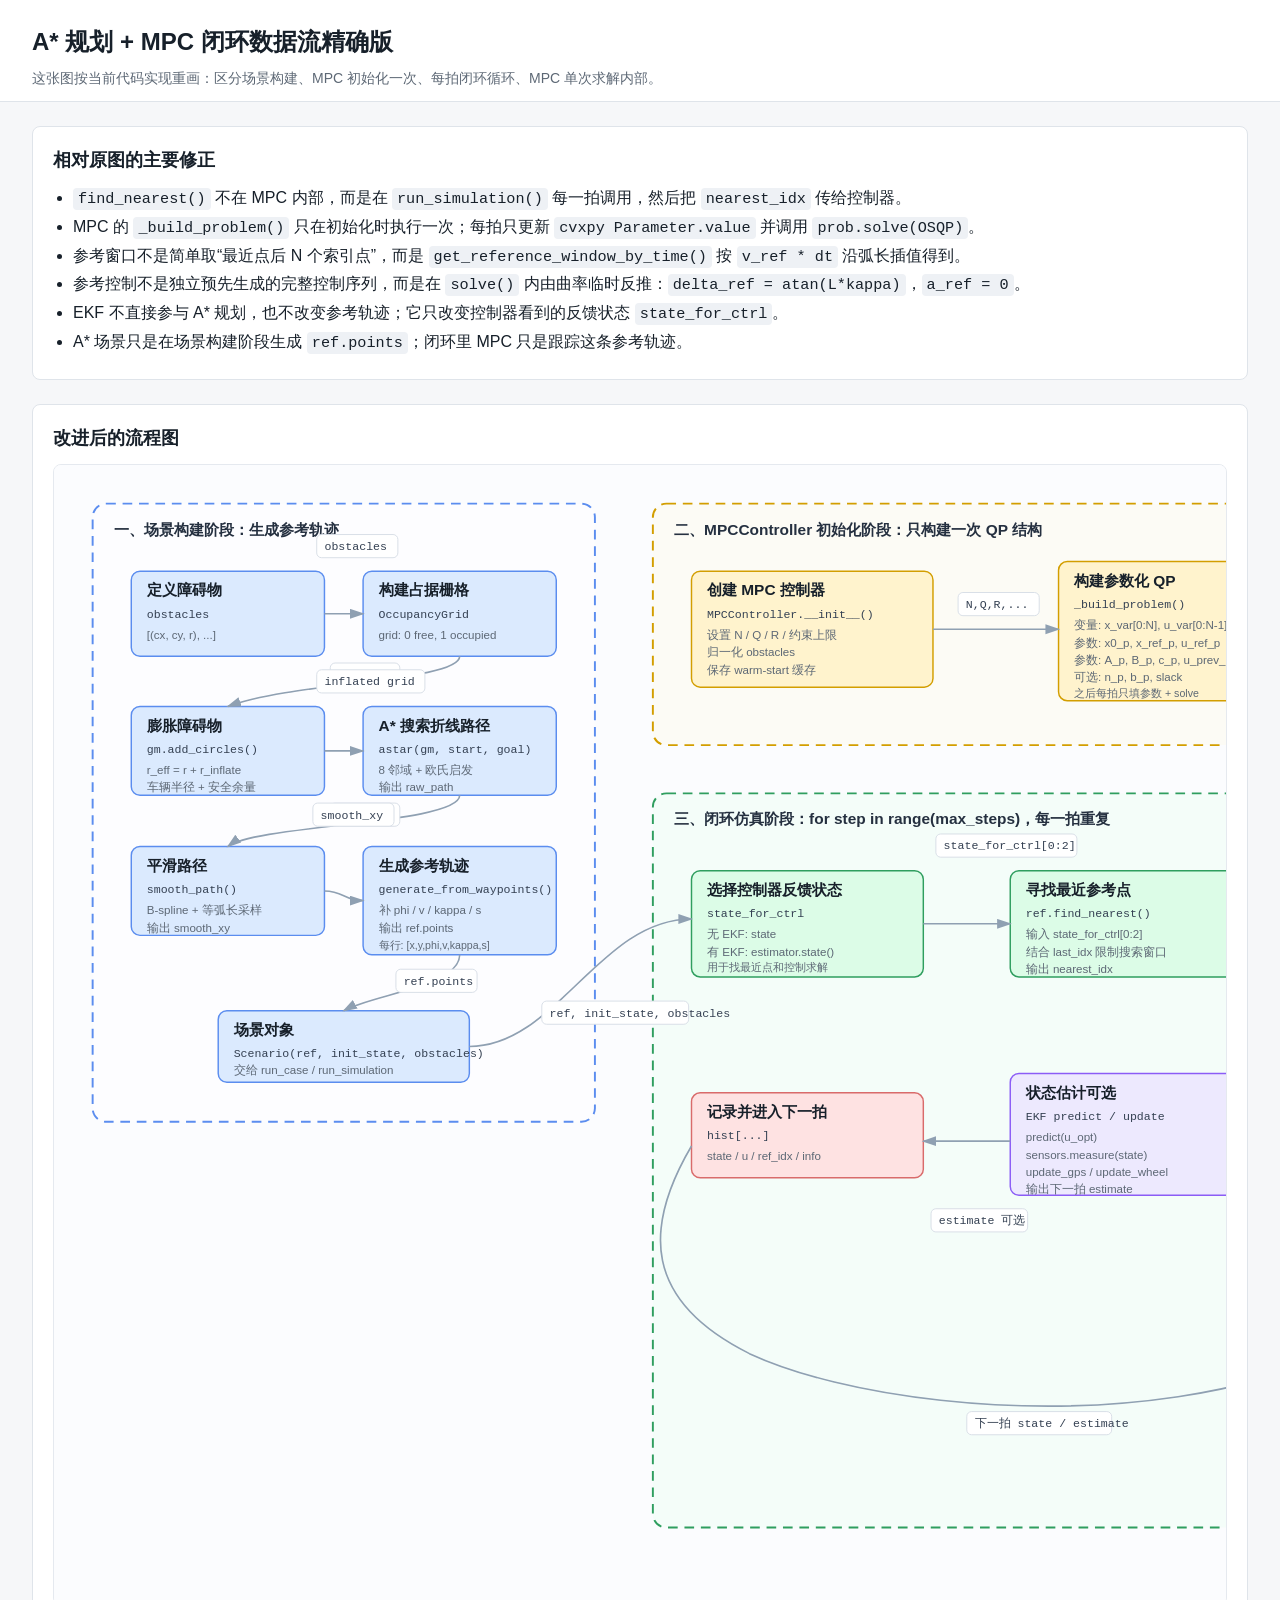
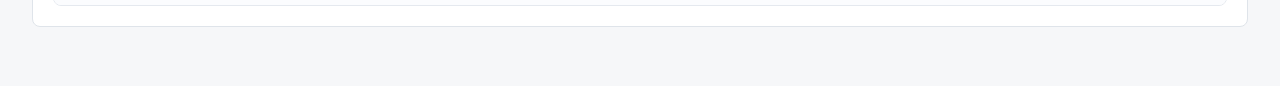
<file: docs/astar_mpc_precise.html>
<!doctype html>
<html lang="zh-CN">
<head>
  <meta charset="utf-8">
  <meta name="viewport" content="width=device-width, initial-scale=1">
  <title>A* 规划 + MPC 闭环数据流精确版</title>
  <style>
    :root {
      --bg: #f6f7f9;
      --panel: #ffffff;
      --ink: #17202a;
      --muted: #5d6875;
      --line: #8fa0b2;
      --scene: #dbeafe;
      --scene-border: #5b8def;
      --loop: #dcfce7;
      --loop-border: #2f9e5f;
      --mpc: #fff3cd;
      --mpc-border: #d39e00;
      --ekf: #ede9fe;
      --ekf-border: #8b5cf6;
      --out: #fee2e2;
      --out-border: #d96b6b;
      --code: #eef1f5;
    }

    * { box-sizing: border-box; }

    body {
      margin: 0;
      background: var(--bg);
      color: var(--ink);
      font-family: "Microsoft YaHei", "Segoe UI", Arial, sans-serif;
      line-height: 1.5;
    }

    header {
      padding: 24px 32px 12px;
      background: var(--panel);
      border-bottom: 1px solid #dfe4ea;
    }

    h1 {
      margin: 0 0 8px;
      font-size: 24px;
    }

    .subtitle {
      margin: 0;
      color: var(--muted);
      font-size: 14px;
      max-width: 1100px;
    }

    main { padding: 24px 32px 40px; }

    section {
      margin: 0 0 24px;
      padding: 20px;
      background: var(--panel);
      border: 1px solid #dfe4ea;
      border-radius: 8px;
    }

    h2 {
      margin: 0 0 12px;
      font-size: 18px;
    }

    ul {
      margin: 8px 0 0 20px;
      padding: 0;
    }

    li { margin: 4px 0; }

    code {
      padding: 2px 5px;
      background: var(--code);
      border-radius: 4px;
      font-family: Consolas, "Cascadia Mono", monospace;
      font-size: 0.95em;
    }

    .diagram-wrap {
      overflow: auto;
      border: 1px solid #e5e9ef;
      border-radius: 8px;
      background: #fbfcfe;
    }

    svg {
      display: block;
      min-width: 1700px;
      width: 100%;
      height: auto;
    }

    .node rect {
      fill: #fff;
      stroke: #c7d0da;
      stroke-width: 1.5;
      rx: 9;
    }

    .scene rect { fill: var(--scene); stroke: var(--scene-border); }
    .loop rect { fill: var(--loop); stroke: var(--loop-border); }
    .mpc rect { fill: var(--mpc); stroke: var(--mpc-border); }
    .ekf rect { fill: var(--ekf); stroke: var(--ekf-border); }
    .out rect { fill: var(--out); stroke: var(--out-border); }

    .title {
      font-size: 16px;
      font-weight: 700;
      fill: var(--ink);
    }

    .fn {
      font-size: 12px;
      fill: #344052;
      font-family: Consolas, "Cascadia Mono", monospace;
    }

    .body {
      font-size: 12px;
      fill: var(--muted);
    }

    .small {
      font-size: 11px;
      fill: var(--muted);
    }

    .edge {
      stroke: var(--line);
      stroke-width: 1.7;
      fill: none;
      marker-end: url(#arrow);
    }

    .edge-label rect {
      fill: #fff;
      stroke: #d8dee7;
      rx: 5;
    }

    .edge-label text {
      font-size: 12px;
      fill: #344052;
      font-family: Consolas, "Cascadia Mono", monospace;
    }

    .group {
      fill: rgba(255, 255, 255, 0.35);
      stroke-width: 2;
      stroke-dasharray: 10 7;
      rx: 14;
    }

    .group.scene-group { stroke: var(--scene-border); }
    .group.loop-group { stroke: var(--loop-border); fill: rgba(220, 252, 231, 0.22); }
    .group.mpc-group { stroke: var(--mpc-border); fill: rgba(255, 243, 205, 0.18); }

    .group-title {
      font-size: 16px;
      font-weight: 700;
      fill: #253040;
    }
  </style>
</head>
<body>
  <header>
    <h1>A* 规划 + MPC 闭环数据流精确版</h1>
    <p class="subtitle">
      这张图按当前代码实现重画：区分场景构建、MPC 初始化一次、每拍闭环循环、MPC 单次求解内部。
    </p>
  </header>

  <main>
    <section>
      <h2>相对原图的主要修正</h2>
      <ul>
        <li><code>find_nearest()</code> 不在 MPC 内部，而是在 <code>run_simulation()</code> 每一拍调用，然后把 <code>nearest_idx</code> 传给控制器。</li>
        <li>MPC 的 <code>_build_problem()</code> 只在初始化时执行一次；每拍只更新 <code>cvxpy Parameter.value</code> 并调用 <code>prob.solve(OSQP)</code>。</li>
        <li>参考窗口不是简单取“最近点后 N 个索引点”，而是 <code>get_reference_window_by_time()</code> 按 <code>v_ref * dt</code> 沿弧长插值得到。</li>
        <li>参考控制不是独立预先生成的完整控制序列，而是在 <code>solve()</code> 内由曲率临时反推：<code>delta_ref = atan(L*kappa)</code>，<code>a_ref = 0</code>。</li>
        <li>EKF 不直接参与 A* 规划，也不改变参考轨迹；它只改变控制器看到的反馈状态 <code>state_for_ctrl</code>。</li>
        <li>A* 场景只是在场景构建阶段生成 <code>ref.points</code>；闭环里 MPC 只是跟踪这条参考轨迹。</li>
      </ul>
    </section>

    <section>
      <h2>改进后的流程图</h2>
      <div class="diagram-wrap">
        <svg viewBox="0 0 1760 1180" role="img" aria-label="A* 规划 + MPC 闭环数据流精确版">
          <defs>
            <marker id="arrow" markerWidth="10" markerHeight="10" refX="8" refY="3" orient="auto" markerUnits="strokeWidth">
              <path d="M0,0 L0,6 L9,3 z" fill="#8fa0b2"></path>
            </marker>
          </defs>

          <rect class="group scene-group" x="40" y="40" width="520" height="640"></rect>
          <text class="group-title" x="62" y="72">一、场景构建阶段：生成参考轨迹</text>

          <g class="node scene" transform="translate(80 110)">
            <rect width="200" height="88"></rect>
            <text class="title" x="16" y="25">定义障碍物</text>
            <text class="fn" x="16" y="48">obstacles</text>
            <text class="body" x="16" y="70">[(cx, cy, r), ...]</text>
          </g>

          <g class="node scene" transform="translate(320 110)">
            <rect width="200" height="88"></rect>
            <text class="title" x="16" y="25">构建占据栅格</text>
            <text class="fn" x="16" y="48">OccupancyGrid</text>
            <text class="body" x="16" y="70">grid: 0 free, 1 occupied</text>
          </g>

          <g class="node scene" transform="translate(80 250)">
            <rect width="200" height="92"></rect>
            <text class="title" x="16" y="25">膨胀障碍物</text>
            <text class="fn" x="16" y="48">gm.add_circles()</text>
            <text class="body" x="16" y="70">r_eff = r + r_inflate</text>
            <text class="body" x="16" y="88">车辆半径 + 安全余量</text>
          </g>

          <g class="node scene" transform="translate(320 250)">
            <rect width="200" height="92"></rect>
            <text class="title" x="16" y="25">A* 搜索折线路径</text>
            <text class="fn" x="16" y="48">astar(gm, start, goal)</text>
            <text class="body" x="16" y="70">8 邻域 + 欧氏启发</text>
            <text class="body" x="16" y="88">输出 raw_path</text>
          </g>

          <g class="node scene" transform="translate(80 395)">
            <rect width="200" height="92"></rect>
            <text class="title" x="16" y="25">平滑路径</text>
            <text class="fn" x="16" y="48">smooth_path()</text>
            <text class="body" x="16" y="70">B-spline + 等弧长采样</text>
            <text class="body" x="16" y="88">输出 smooth_xy</text>
          </g>

          <g class="node scene" transform="translate(320 395)">
            <rect width="200" height="112"></rect>
            <text class="title" x="16" y="25">生成参考轨迹</text>
            <text class="fn" x="16" y="48">generate_from_waypoints()</text>
            <text class="body" x="16" y="70">补 phi / v / kappa / s</text>
            <text class="body" x="16" y="88">输出 ref.points</text>
            <text class="small" x="16" y="106">每行: [x,y,phi,v,kappa,s]</text>
          </g>

          <g class="node scene" transform="translate(170 565)">
            <rect width="260" height="74"></rect>
            <text class="title" x="16" y="25">场景对象</text>
            <text class="fn" x="16" y="48">Scenario(ref, init_state, obstacles)</text>
            <text class="body" x="16" y="66">交给 run_case / run_simulation</text>
          </g>

          <path class="edge" d="M280 154 C300 154 300 154 320 154"></path>
          <g class="edge-label" transform="translate(272 72)">
            <rect width="84" height="24"></rect>
            <text x="8" y="16">obstacles</text>
          </g>

          <path class="edge" d="M420 198 C420 224 250 224 180 250"></path>
          <g class="edge-label" transform="translate(286 205)">
            <rect width="72" height="24"></rect>
            <text x="8" y="16">grid_map</text>
          </g>

          <path class="edge" d="M280 296 C300 296 300 296 320 296"></path>
          <g class="edge-label" transform="translate(272 212)">
            <rect width="112" height="24"></rect>
            <text x="8" y="16">inflated grid</text>
          </g>

          <path class="edge" d="M420 342 C420 372 210 372 180 395"></path>
          <g class="edge-label" transform="translate(286 350)">
            <rect width="72" height="24"></rect>
            <text x="8" y="16">raw_path</text>
          </g>

          <path class="edge" d="M280 441 C300 441 300 451 320 451"></path>
          <g class="edge-label" transform="translate(268 350)">
            <rect width="84" height="24"></rect>
            <text x="8" y="16">smooth_xy</text>
          </g>

          <path class="edge" d="M420 507 C420 540 330 548 300 565"></path>
          <g class="edge-label" transform="translate(354 522)">
            <rect width="84" height="24"></rect>
            <text x="8" y="16">ref.points</text>
          </g>

          <rect class="group mpc-group" x="620" y="40" width="1040" height="250"></rect>
          <text class="group-title" x="642" y="72">二、MPCController 初始化阶段：只构建一次 QP 结构</text>

          <g class="node mpc" transform="translate(660 110)">
            <rect width="250" height="120"></rect>
            <text class="title" x="16" y="25">创建 MPC 控制器</text>
            <text class="fn" x="16" y="48">MPCController.__init__()</text>
            <text class="body" x="16" y="70">设置 N / Q / R / 约束上限</text>
            <text class="body" x="16" y="88">归一化 obstacles</text>
            <text class="body" x="16" y="106">保存 warm-start 缓存</text>
          </g>

          <g class="node mpc" transform="translate(1040 100)">
            <rect width="270" height="144"></rect>
            <text class="title" x="16" y="25">构建参数化 QP</text>
            <text class="fn" x="16" y="48">_build_problem()</text>
            <text class="body" x="16" y="70">变量: x_var[0:N], u_var[0:N-1]</text>
            <text class="body" x="16" y="88">参数: x0_p, x_ref_p, u_ref_p</text>
            <text class="body" x="16" y="106">参数: A_p, B_p, c_p, u_prev_p</text>
            <text class="body" x="16" y="124">可选: n_p, b_p, slack</text>
            <text class="small" x="16" y="140">之后每拍只填参数 + solve</text>
          </g>

          <g class="node mpc" transform="translate(1410 110)">
            <rect width="210" height="120"></rect>
            <text class="title" x="16" y="25">控制器对象</text>
            <text class="fn" x="16" y="48">controller</text>
            <text class="body" x="16" y="70">传入 run_simulation()</text>
            <text class="body" x="16" y="88">每拍调用 solve()</text>
            <text class="body" x="16" y="106">QP 结构复用</text>
          </g>

          <path class="edge" d="M910 170 C954 170 996 170 1040 170"></path>
          <g class="edge-label" transform="translate(936 132)">
            <rect width="84" height="24"></rect>
            <text x="8" y="16">N,Q,R,...</text>
          </g>

          <path class="edge" d="M1310 170 C1345 170 1375 170 1410 170"></path>
          <g class="edge-label" transform="translate(1328 72)">
            <rect width="82" height="24"></rect>
            <text x="8" y="16">QP problem</text>
          </g>

          <rect class="group loop-group" x="620" y="340" width="1040" height="760"></rect>
          <text class="group-title" x="642" y="372">三、闭环仿真阶段：for step in range(max_steps)，每一拍重复</text>

          <g class="node loop" transform="translate(660 420)">
            <rect width="240" height="110"></rect>
            <text class="title" x="16" y="25">选择控制器反馈状态</text>
            <text class="fn" x="16" y="48">state_for_ctrl</text>
            <text class="body" x="16" y="70">无 EKF: state</text>
            <text class="body" x="16" y="88">有 EKF: estimator.state()</text>
            <text class="small" x="16" y="104">用于找最近点和控制求解</text>
          </g>

          <g class="node loop" transform="translate(990 420)">
            <rect width="240" height="110"></rect>
            <text class="title" x="16" y="25">寻找最近参考点</text>
            <text class="fn" x="16" y="48">ref.find_nearest()</text>
            <text class="body" x="16" y="70">输入 state_for_ctrl[0:2]</text>
            <text class="body" x="16" y="88">结合 last_idx 限制搜索窗口</text>
            <text class="body" x="16" y="106">输出 nearest_idx</text>
          </g>

          <g class="node mpc" transform="translate(1320 395)">
            <rect width="290" height="160"></rect>
            <text class="title" x="16" y="25">MPC 单拍求解</text>
            <text class="fn" x="16" y="48">controller.solve(...)</text>
            <text class="body" x="16" y="70">1. get_reference_window_by_time()</text>
            <text class="body" x="16" y="88">2. delta_ref = atan(L*kappa)</text>
            <text class="body" x="16" y="106">3. linearize() 得 A/B/c</text>
            <text class="body" x="16" y="124">4. 更新 Parameter.value</text>
            <text class="body" x="16" y="142">5. prob.solve(OSQP)</text>
            <text class="body" x="16" y="158">输出 u_opt, info</text>
          </g>

          <g class="node loop" transform="translate(1320 630)">
            <rect width="290" height="92"></rect>
            <text class="title" x="16" y="25">推进车辆真值</text>
            <text class="fn" x="16" y="48">car.step(state, u_opt)</text>
            <text class="body" x="16" y="70">输出下一拍真实状态 state</text>
          </g>

          <g class="node ekf" transform="translate(990 630)">
            <rect width="240" height="126"></rect>
            <text class="title" x="16" y="25">状态估计可选</text>
            <text class="fn" x="16" y="48">EKF predict / update</text>
            <text class="body" x="16" y="70">predict(u_opt)</text>
            <text class="body" x="16" y="88">sensors.measure(state)</text>
            <text class="body" x="16" y="106">update_gps / update_wheel</text>
            <text class="body" x="16" y="124">输出下一拍 estimate</text>
          </g>

          <g class="node out" transform="translate(660 650)">
            <rect width="240" height="88"></rect>
            <text class="title" x="16" y="25">记录并进入下一拍</text>
            <text class="fn" x="16" y="48">hist[...]</text>
            <text class="body" x="16" y="70">state / u / ref_idx / info</text>
          </g>

          <path class="edge" d="M430 602 C520 602 565 470 660 470"></path>
          <g class="edge-label" transform="translate(505 555)">
            <rect width="152" height="24"></rect>
            <text x="8" y="16">ref, init_state, obstacles</text>
          </g>

          <path class="edge" d="M1620 170 C1680 265 1605 360 1530 395"></path>
          <g class="edge-label" transform="translate(1565 300)">
            <rect width="74" height="24"></rect>
            <text x="8" y="16">controller</text>
          </g>

          <path class="edge" d="M900 475 C930 475 960 475 990 475"></path>
          <g class="edge-label" transform="translate(913 382)">
            <rect width="146" height="24"></rect>
            <text x="8" y="16">state_for_ctrl[0:2]</text>
          </g>

          <path class="edge" d="M1230 475 C1260 475 1290 475 1320 475"></path>
          <g class="edge-label" transform="translate(1242 350)">
            <rect width="194" height="24"></rect>
            <text x="8" y="16">state_for_ctrl, ref, nearest_idx</text>
          </g>

          <path class="edge" d="M1465 555 C1465 585 1465 600 1465 630"></path>
          <g class="edge-label" transform="translate(1480 586)">
            <rect width="50" height="24"></rect>
            <text x="8" y="16">u_opt</text>
          </g>

          <path class="edge" d="M1320 680 C1290 680 1260 688 1230 696"></path>
          <g class="edge-label" transform="translate(1246 588)">
            <rect width="82" height="24"></rect>
            <text x="8" y="16">state truth</text>
          </g>

          <path class="edge" d="M990 700 C960 700 930 700 900 700"></path>
          <g class="edge-label" transform="translate(908 770)">
            <rect width="100" height="24"></rect>
            <text x="8" y="16">estimate 可选</text>
          </g>

          <path class="edge" d="M660 705 C610 790 610 865 720 920 C915 1010 1460 1015 1465 722"></path>
          <g class="edge-label" transform="translate(945 980)">
            <rect width="150" height="24"></rect>
            <text x="8" y="16">下一拍 state / estimate</text>
          </g>

          <g class="node mpc" transform="translate(1320 815)">
            <rect width="290" height="180"></rect>
            <text class="title" x="16" y="25">MPC 求解中的关键变量</text>
            <text class="body" x="16" y="52">ref_window_full: [x,y,phi,v,kappa,s]</text>
            <text class="body" x="16" y="74">x_ref_window = ref_window_full[:, :4]</text>
            <text class="body" x="16" y="96">u_ref_window = [0, atan(L*kappa)]</text>
            <text class="body" x="16" y="118">A/B/c = linearize(x_ref[k], u_ref[k])</text>
            <text class="body" x="16" y="140">x0_p = state_for_ctrl</text>
            <text class="body" x="16" y="162">u_prev_p = 上一拍实际 u</text>
          </g>

          <path class="edge" d="M1465 555 C1580 620 1640 760 1535 815"></path>
          <g class="edge-label" transform="translate(1580 760)">
            <rect width="116" height="24"></rect>
            <text x="8" y="16">内部参数更新</text>
          </g>
        </svg>
      </div>
    </section>
  </main>
</body>
</html>
</file>
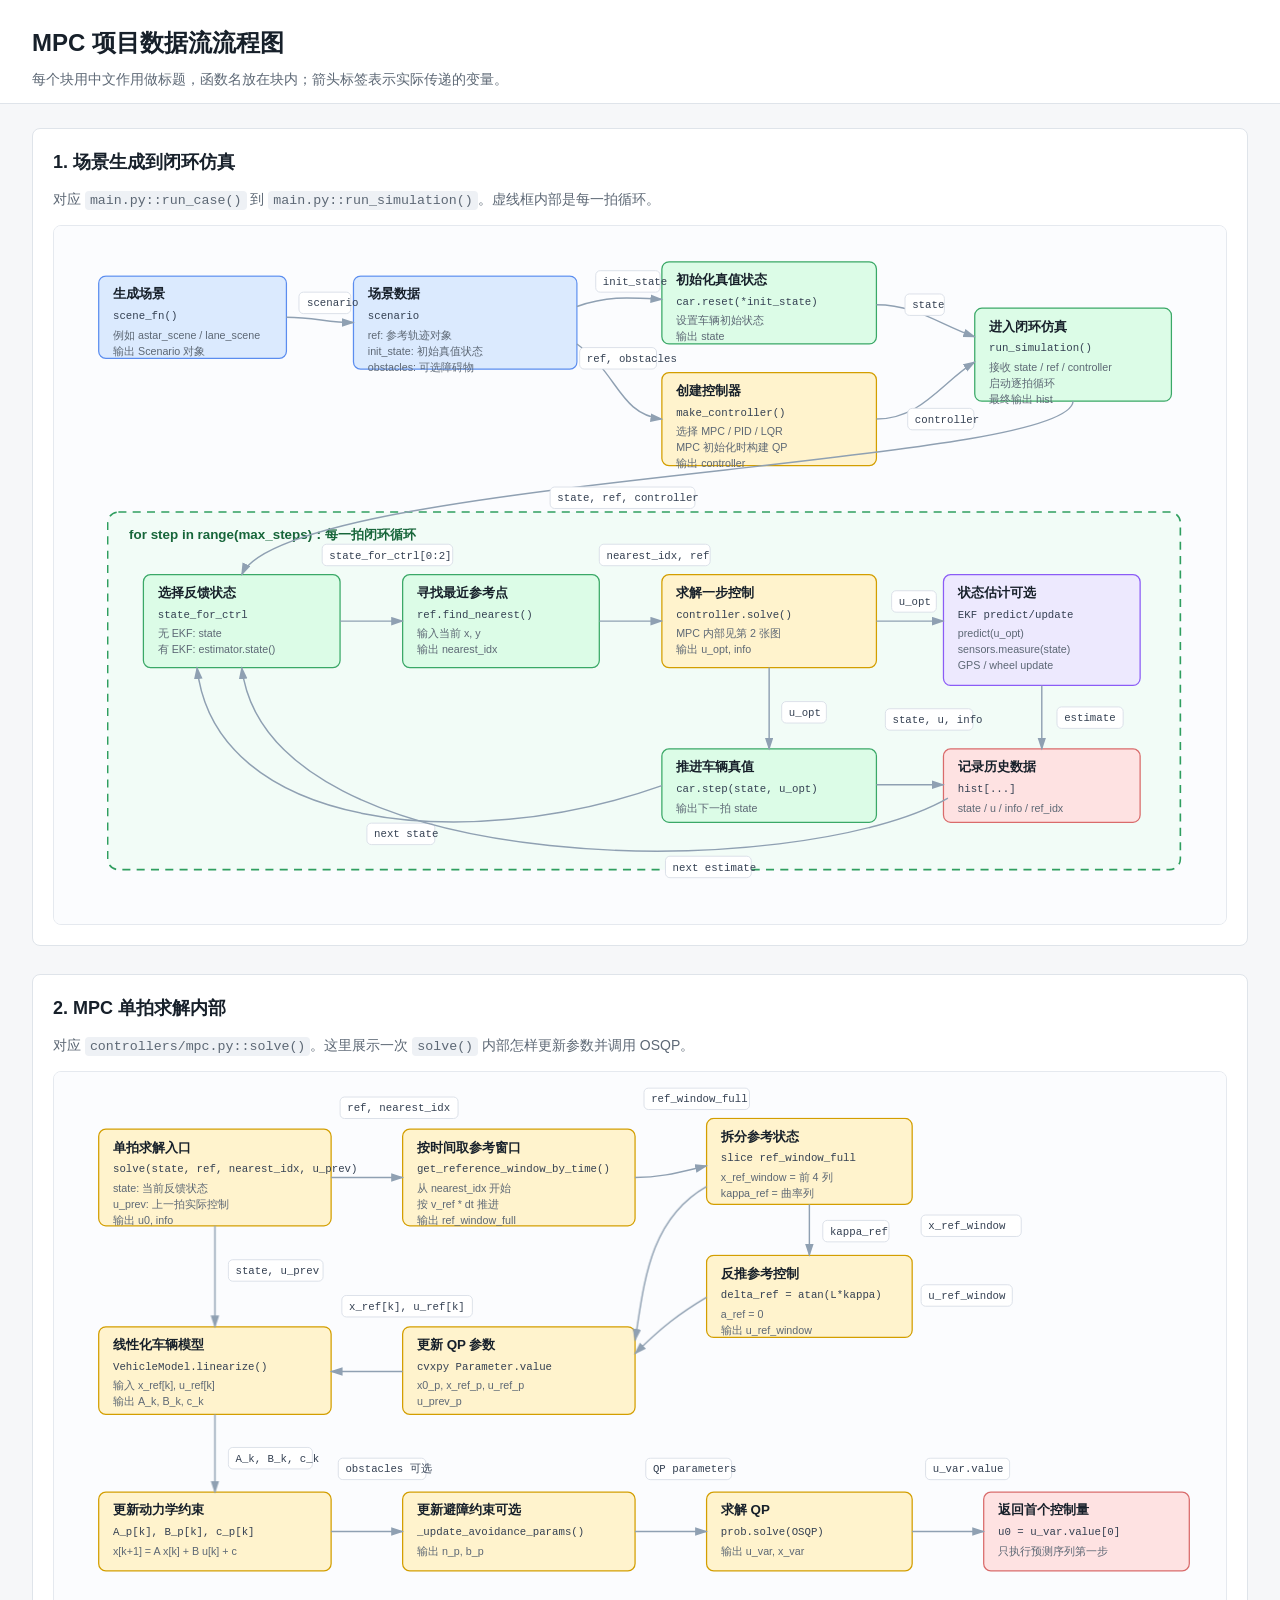
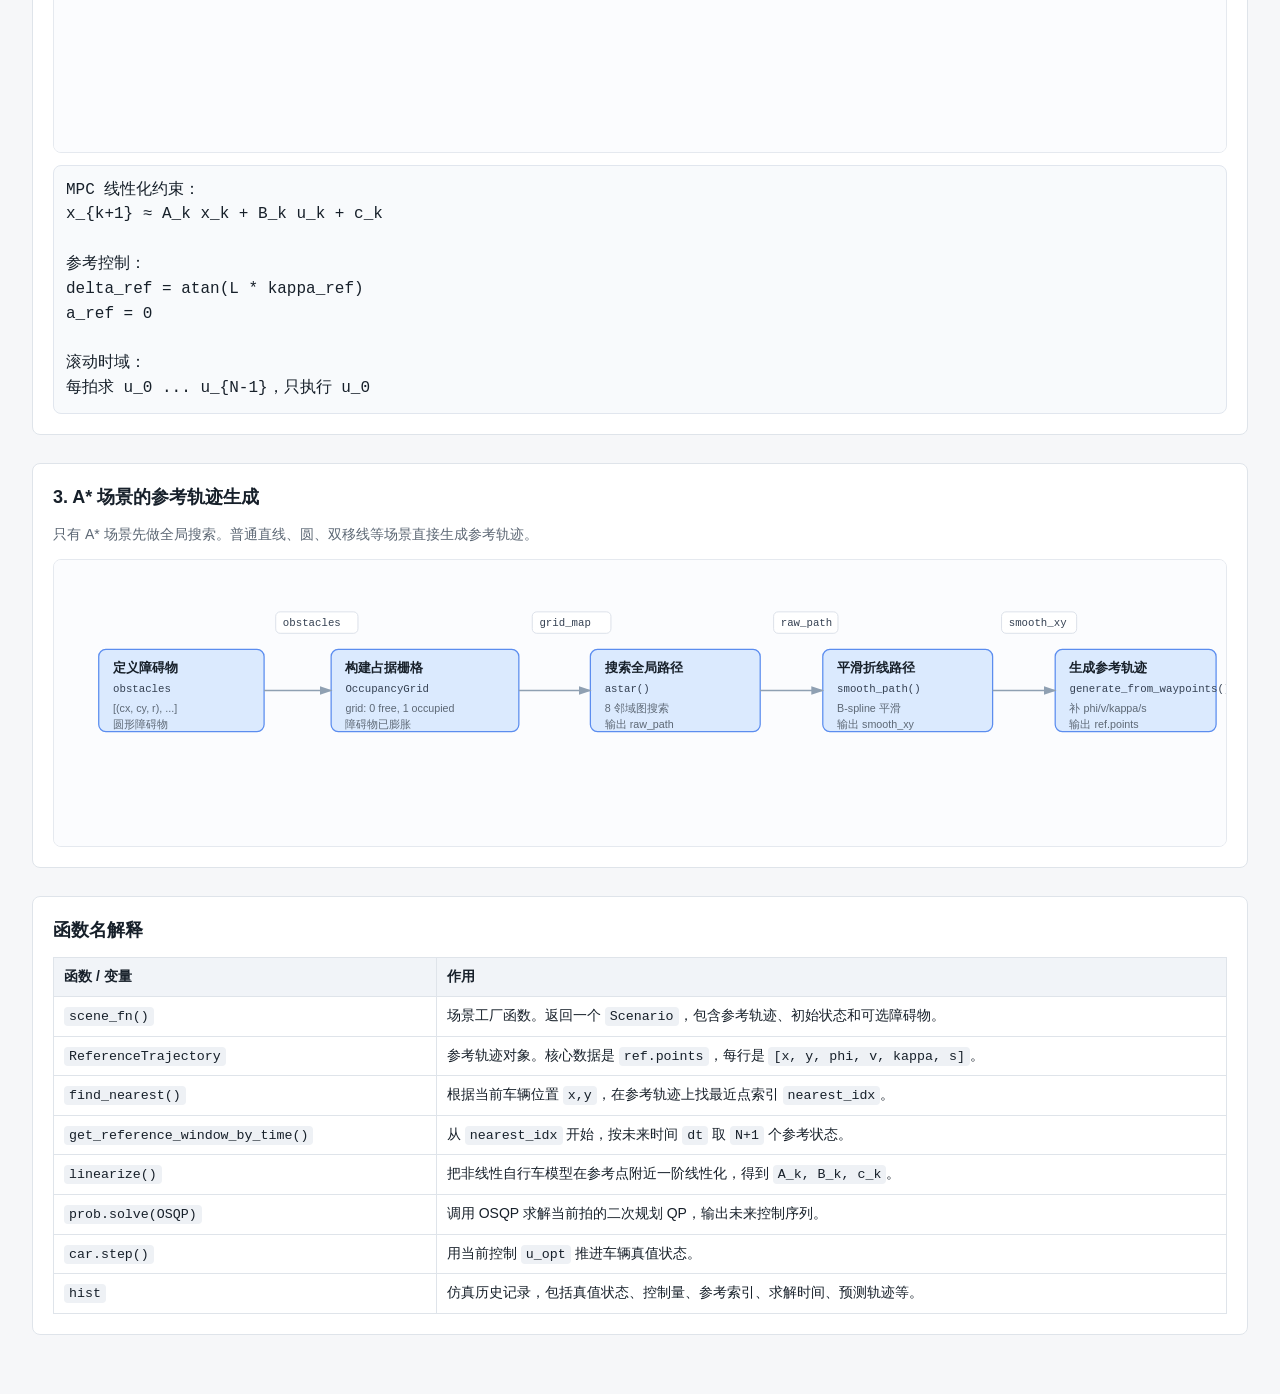
<file: docs/mpc_flow.html>
<!doctype html>
<html lang="zh-CN">
<head>
  <meta charset="utf-8">
  <meta name="viewport" content="width=device-width, initial-scale=1">
  <title>MPC 项目数据流流程图</title>
  <style>
    :root {
      --bg: #f6f7f9;
      --ink: #17202a;
      --muted: #5d6875;
      --line: #8fa0b2;
      --node-border: #c7d0da;
      --blue: #dbeafe;
      --blue-border: #5b8def;
      --green: #dcfce7;
      --green-border: #3aa867;
      --amber: #fff3cd;
      --amber-border: #d39e00;
      --violet: #ede9fe;
      --violet-border: #8b5cf6;
      --red: #fee2e2;
      --red-border: #d96b6b;
      --panel: #fbfcfe;
      --code: #eef1f5;
    }

    * { box-sizing: border-box; }

    body {
      margin: 0;
      background: var(--bg);
      color: var(--ink);
      font-family: "Microsoft YaHei", "Segoe UI", Arial, sans-serif;
      line-height: 1.55;
    }

    header {
      padding: 24px 32px 12px;
      background: #fff;
      border-bottom: 1px solid #dfe4ea;
    }

    h1 {
      margin: 0 0 8px;
      font-size: 24px;
      font-weight: 700;
    }

    .subtitle {
      margin: 0;
      color: var(--muted);
      font-size: 14px;
      max-width: 980px;
    }

    main { padding: 24px 32px 40px; }

    section {
      margin: 0 0 28px;
      padding: 20px;
      background: #fff;
      border: 1px solid #dfe4ea;
      border-radius: 8px;
    }

    h2 {
      margin: 0 0 12px;
      font-size: 18px;
    }

    .note {
      margin: 0 0 14px;
      color: var(--muted);
      font-size: 14px;
    }

    .diagram-wrap {
      overflow: auto;
      border: 1px solid #e5e9ef;
      border-radius: 8px;
      background: var(--panel);
    }

    svg {
      display: block;
      min-width: 1180px;
      width: 100%;
      height: auto;
    }

    .node rect {
      fill: #fff;
      stroke: var(--node-border);
      stroke-width: 1.4;
      rx: 8;
    }

    .node.scene rect { fill: var(--blue); stroke: var(--blue-border); }
    .node.loop rect { fill: var(--green); stroke: var(--green-border); }
    .node.mpc rect { fill: var(--amber); stroke: var(--amber-border); }
    .node.ekf rect { fill: var(--violet); stroke: var(--violet-border); }
    .node.output rect { fill: var(--red); stroke: var(--red-border); }

    .title-text {
      font-size: 15px;
      font-weight: 700;
      fill: var(--ink);
    }

    .body-text {
      font-size: 12px;
      fill: var(--muted);
    }

    .fn-text {
      font-size: 12px;
      fill: #344052;
      font-family: Consolas, "Cascadia Mono", monospace;
    }

    .edge {
      stroke: var(--line);
      stroke-width: 1.6;
      fill: none;
      marker-end: url(#arrow);
    }

    .edge2 {
      stroke: var(--line);
      stroke-width: 1.6;
      fill: none;
      marker-end: url(#arrow2);
    }

    .edge3 {
      stroke: var(--line);
      stroke-width: 1.6;
      fill: none;
      marker-end: url(#arrow3);
    }

    .edge-label { pointer-events: none; }

    .edge-label rect {
      fill: #fff;
      stroke: #d8dee7;
      rx: 5;
    }

    .edge-label text {
      font-size: 12px;
      fill: #344052;
      font-family: Consolas, "Cascadia Mono", monospace;
    }

    .loop-box {
      fill: rgba(220, 252, 231, 0.28);
      stroke: #2f9e5f;
      stroke-width: 1.8;
      stroke-dasharray: 9 7;
      rx: 12;
    }

    .loop-title {
      font-size: 15px;
      font-weight: 700;
      fill: #17663a;
    }

    code {
      padding: 2px 5px;
      background: var(--code);
      border-radius: 4px;
      font-family: Consolas, "Cascadia Mono", monospace;
      font-size: 0.95em;
    }

    table {
      width: 100%;
      border-collapse: collapse;
      margin-top: 10px;
      font-size: 14px;
    }

    th, td {
      border: 1px solid #dfe4ea;
      padding: 8px 10px;
      vertical-align: top;
      text-align: left;
    }

    th {
      background: #f1f4f8;
      font-weight: 700;
    }

    .formula {
      margin: 12px 0 0;
      padding: 12px;
      background: #f8fafc;
      border: 1px solid #e1e6ee;
      border-radius: 8px;
      font-family: Consolas, "Cascadia Mono", monospace;
      white-space: pre-wrap;
    }
  </style>
</head>
<body>
  <header>
    <h1>MPC 项目数据流流程图</h1>
    <p class="subtitle">
      每个块用中文作用做标题，函数名放在块内；箭头标签表示实际传递的变量。
    </p>
  </header>

  <main>
    <section>
      <h2>1. 场景生成到闭环仿真</h2>
      <p class="note">
        对应 <code>main.py::run_case()</code> 到 <code>main.py::run_simulation()</code>。虚线框内部是每一拍循环。
      </p>
      <div class="diagram-wrap">
        <svg viewBox="0 0 1320 780" role="img" aria-label="场景生成到闭环仿真流程图">
          <defs>
            <marker id="arrow" markerWidth="10" markerHeight="10" refX="8" refY="3" orient="auto" markerUnits="strokeWidth">
              <path d="M0,0 L0,6 L9,3 z" fill="#8fa0b2"></path>
            </marker>
          </defs>

          <g class="node scene" transform="translate(50 56)">
            <rect width="210" height="92"></rect>
            <text class="title-text" x="16" y="25">生成场景</text>
            <text class="fn-text" x="16" y="48">scene_fn()</text>
            <text class="body-text" x="16" y="70">例如 astar_scene / lane_scene</text>
            <text class="body-text" x="16" y="88">输出 Scenario 对象</text>
          </g>

          <g class="node scene" transform="translate(335 56)">
            <rect width="250" height="104"></rect>
            <text class="title-text" x="16" y="25">场景数据</text>
            <text class="fn-text" x="16" y="48">scenario</text>
            <text class="body-text" x="16" y="70">ref: 参考轨迹对象</text>
            <text class="body-text" x="16" y="88">init_state: 初始真值状态</text>
            <text class="body-text" x="16" y="106">obstacles: 可选障碍物</text>
          </g>

          <g class="node loop" transform="translate(680 40)">
            <rect width="240" height="92"></rect>
            <text class="title-text" x="16" y="25">初始化真值状态</text>
            <text class="fn-text" x="16" y="48">car.reset(*init_state)</text>
            <text class="body-text" x="16" y="70">设置车辆初始状态</text>
            <text class="body-text" x="16" y="88">输出 state</text>
          </g>

          <g class="node mpc" transform="translate(680 164)">
            <rect width="240" height="104"></rect>
            <text class="title-text" x="16" y="25">创建控制器</text>
            <text class="fn-text" x="16" y="48">make_controller()</text>
            <text class="body-text" x="16" y="70">选择 MPC / PID / LQR</text>
            <text class="body-text" x="16" y="88">MPC 初始化时构建 QP</text>
            <text class="body-text" x="16" y="106">输出 controller</text>
          </g>

          <g class="node loop" transform="translate(1030 92)">
            <rect width="220" height="104"></rect>
            <text class="title-text" x="16" y="25">进入闭环仿真</text>
            <text class="fn-text" x="16" y="48">run_simulation()</text>
            <text class="body-text" x="16" y="70">接收 state / ref / controller</text>
            <text class="body-text" x="16" y="88">启动逐拍循环</text>
            <text class="body-text" x="16" y="106">最终输出 hist</text>
          </g>

          <rect class="loop-box" x="60" y="320" width="1200" height="400"></rect>
          <text class="loop-title" x="84" y="350">for step in range(max_steps)：每一拍闭环循环</text>

          <g class="node loop" transform="translate(100 390)">
            <rect width="220" height="104"></rect>
            <text class="title-text" x="16" y="25">选择反馈状态</text>
            <text class="fn-text" x="16" y="48">state_for_ctrl</text>
            <text class="body-text" x="16" y="70">无 EKF: state</text>
            <text class="body-text" x="16" y="88">有 EKF: estimator.state()</text>
          </g>

          <g class="node loop" transform="translate(390 390)">
            <rect width="220" height="104"></rect>
            <text class="title-text" x="16" y="25">寻找最近参考点</text>
            <text class="fn-text" x="16" y="48">ref.find_nearest()</text>
            <text class="body-text" x="16" y="70">输入当前 x, y</text>
            <text class="body-text" x="16" y="88">输出 nearest_idx</text>
          </g>

          <g class="node mpc" transform="translate(680 390)">
            <rect width="240" height="104"></rect>
            <text class="title-text" x="16" y="25">求解一步控制</text>
            <text class="fn-text" x="16" y="48">controller.solve()</text>
            <text class="body-text" x="16" y="70">MPC 内部见第 2 张图</text>
            <text class="body-text" x="16" y="88">输出 u_opt, info</text>
          </g>

          <g class="node ekf" transform="translate(995 390)">
            <rect width="220" height="124"></rect>
            <text class="title-text" x="16" y="25">状态估计可选</text>
            <text class="fn-text" x="16" y="48">EKF predict/update</text>
            <text class="body-text" x="16" y="70">predict(u_opt)</text>
            <text class="body-text" x="16" y="88">sensors.measure(state)</text>
            <text class="body-text" x="16" y="106">GPS / wheel update</text>
          </g>

          <g class="node loop" transform="translate(680 585)">
            <rect width="240" height="82"></rect>
            <text class="title-text" x="16" y="25">推进车辆真值</text>
            <text class="fn-text" x="16" y="48">car.step(state, u_opt)</text>
            <text class="body-text" x="16" y="70">输出下一拍 state</text>
          </g>

          <g class="node output" transform="translate(995 585)">
            <rect width="220" height="82"></rect>
            <text class="title-text" x="16" y="25">记录历史数据</text>
            <text class="fn-text" x="16" y="48">hist[...]</text>
            <text class="body-text" x="16" y="70">state / u / info / ref_idx</text>
          </g>

          <path class="edge" d="M260 102 C292 102 305 108 335 108"></path>
          <g class="edge-label" transform="translate(274 74)">
            <rect width="58" height="24"></rect>
            <text x="9" y="16">scenario</text>
          </g>

          <path class="edge" d="M585 90 C620 78 642 80 680 82"></path>
          <g class="edge-label" transform="translate(606 50)">
            <rect width="72" height="24"></rect>
            <text x="8" y="16">init_state</text>
          </g>

          <path class="edge" d="M585 132 C632 166 632 210 680 216"></path>
          <g class="edge-label" transform="translate(588 136)">
            <rect width="86" height="24"></rect>
            <text x="8" y="16">ref, obstacles</text>
          </g>

          <path class="edge" d="M920 88 C964 88 990 110 1030 124"></path>
          <g class="edge-label" transform="translate(952 76)">
            <rect width="44" height="24"></rect>
            <text x="8" y="16">state</text>
          </g>

          <path class="edge" d="M920 216 C970 216 994 174 1030 152"></path>
          <g class="edge-label" transform="translate(955 204)">
            <rect width="74" height="24"></rect>
            <text x="8" y="16">controller</text>
          </g>

          <path class="edge" d="M1140 196 C1135 270 260 280 210 390"></path>
          <g class="edge-label" transform="translate(555 292)">
            <rect width="162" height="24"></rect>
            <text x="8" y="16">state, ref, controller</text>
          </g>

          <path class="edge" d="M320 442 C348 442 362 442 390 442"></path>
          <g class="edge-label" transform="translate(300 356)">
            <rect width="146" height="24"></rect>
            <text x="8" y="16">state_for_ctrl[0:2]</text>
          </g>

          <path class="edge" d="M610 442 C640 442 650 442 680 442"></path>
          <g class="edge-label" transform="translate(610 356)">
            <rect width="124" height="24"></rect>
            <text x="8" y="16">nearest_idx, ref</text>
          </g>

          <path class="edge" d="M920 442 C950 442 965 442 995 442"></path>
          <g class="edge-label" transform="translate(937 408)">
            <rect width="50" height="24"></rect>
            <text x="8" y="16">u_opt</text>
          </g>

          <path class="edge" d="M800 494 C800 525 800 552 800 585"></path>
          <g class="edge-label" transform="translate(814 532)">
            <rect width="50" height="24"></rect>
            <text x="8" y="16">u_opt</text>
          </g>

          <path class="edge" d="M920 625 C950 625 965 625 995 625"></path>
          <g class="edge-label" transform="translate(930 540)">
            <rect width="98" height="24"></rect>
            <text x="8" y="16">state, u, info</text>
          </g>

          <path class="edge" d="M1105 514 C1105 548 1105 555 1105 585"></path>
          <g class="edge-label" transform="translate(1122 538)">
            <rect width="74" height="24"></rect>
            <text x="8" y="16">estimate</text>
          </g>

          <path class="edge" d="M680 626 C460 704 180 675 160 494"></path>
          <g class="edge-label" transform="translate(350 668)">
            <rect width="76" height="24"></rect>
            <text x="8" y="16">next state</text>
          </g>

          <path class="edge" d="M1000 640 C835 735 240 735 210 494"></path>
          <g class="edge-label" transform="translate(684 705)">
            <rect width="96" height="24"></rect>
            <text x="8" y="16">next estimate</text>
          </g>
        </svg>
      </div>
    </section>

    <section>
      <h2>2. MPC 单拍求解内部</h2>
      <p class="note">
        对应 <code>controllers/mpc.py::solve()</code>。这里展示一次 <code>solve()</code> 内部怎样更新参数并调用 OSQP。
      </p>
      <div class="diagram-wrap">
        <svg viewBox="0 0 1320 760" role="img" aria-label="MPC 单拍求解内部流程图">
          <defs>
            <marker id="arrow2" markerWidth="10" markerHeight="10" refX="8" refY="3" orient="auto" markerUnits="strokeWidth">
              <path d="M0,0 L0,6 L9,3 z" fill="#8fa0b2"></path>
            </marker>
          </defs>

          <g class="node mpc" transform="translate(50 64)">
            <rect width="260" height="108"></rect>
            <text class="title-text" x="16" y="25">单拍求解入口</text>
            <text class="fn-text" x="16" y="48">solve(state, ref, nearest_idx, u_prev)</text>
            <text class="body-text" x="16" y="70">state: 当前反馈状态</text>
            <text class="body-text" x="16" y="88">u_prev: 上一拍实际控制</text>
            <text class="body-text" x="16" y="106">输出 u0, info</text>
          </g>

          <g class="node mpc" transform="translate(390 64)">
            <rect width="260" height="108"></rect>
            <text class="title-text" x="16" y="25">按时间取参考窗口</text>
            <text class="fn-text" x="16" y="48">get_reference_window_by_time()</text>
            <text class="body-text" x="16" y="70">从 nearest_idx 开始</text>
            <text class="body-text" x="16" y="88">按 v_ref * dt 推进</text>
            <text class="body-text" x="16" y="106">输出 ref_window_full</text>
          </g>

          <g class="node mpc" transform="translate(730 52)">
            <rect width="230" height="96"></rect>
            <text class="title-text" x="16" y="25">拆分参考状态</text>
            <text class="fn-text" x="16" y="48">slice ref_window_full</text>
            <text class="body-text" x="16" y="70">x_ref_window = 前 4 列</text>
            <text class="body-text" x="16" y="88">kappa_ref = 曲率列</text>
          </g>

          <g class="node mpc" transform="translate(730 205)">
            <rect width="230" height="92"></rect>
            <text class="title-text" x="16" y="25">反推参考控制</text>
            <text class="fn-text" x="16" y="48">delta_ref = atan(L*kappa)</text>
            <text class="body-text" x="16" y="70">a_ref = 0</text>
            <text class="body-text" x="16" y="88">输出 u_ref_window</text>
          </g>

          <g class="node mpc" transform="translate(390 285)">
            <rect width="260" height="98"></rect>
            <text class="title-text" x="16" y="25">更新 QP 参数</text>
            <text class="fn-text" x="16" y="48">cvxpy Parameter.value</text>
            <text class="body-text" x="16" y="70">x0_p, x_ref_p, u_ref_p</text>
            <text class="body-text" x="16" y="88">u_prev_p</text>
          </g>

          <g class="node mpc" transform="translate(50 285)">
            <rect width="260" height="98"></rect>
            <text class="title-text" x="16" y="25">线性化车辆模型</text>
            <text class="fn-text" x="16" y="48">VehicleModel.linearize()</text>
            <text class="body-text" x="16" y="70">输入 x_ref[k], u_ref[k]</text>
            <text class="body-text" x="16" y="88">输出 A_k, B_k, c_k</text>
          </g>

          <g class="node mpc" transform="translate(50 470)">
            <rect width="260" height="88"></rect>
            <text class="title-text" x="16" y="25">更新动力学约束</text>
            <text class="fn-text" x="16" y="48">A_p[k], B_p[k], c_p[k]</text>
            <text class="body-text" x="16" y="70">x[k+1] = A x[k] + B u[k] + c</text>
          </g>

          <g class="node mpc" transform="translate(390 470)">
            <rect width="260" height="88"></rect>
            <text class="title-text" x="16" y="25">更新避障约束可选</text>
            <text class="fn-text" x="16" y="48">_update_avoidance_params()</text>
            <text class="body-text" x="16" y="70">输出 n_p, b_p</text>
          </g>

          <g class="node mpc" transform="translate(730 470)">
            <rect width="230" height="88"></rect>
            <text class="title-text" x="16" y="25">求解 QP</text>
            <text class="fn-text" x="16" y="48">prob.solve(OSQP)</text>
            <text class="body-text" x="16" y="70">输出 u_var, x_var</text>
          </g>

          <g class="node output" transform="translate(1040 470)">
            <rect width="230" height="88"></rect>
            <text class="title-text" x="16" y="25">返回首个控制量</text>
            <text class="fn-text" x="16" y="48">u0 = u_var.value[0]</text>
            <text class="body-text" x="16" y="70">只执行预测序列第一步</text>
          </g>

          <path class="edge2" d="M310 118 C340 118 360 118 390 118"></path>
          <g class="edge-label" transform="translate(320 28)">
            <rect width="132" height="24"></rect>
            <text x="8" y="16">ref, nearest_idx</text>
          </g>

          <path class="edge2" d="M650 118 C680 118 700 112 730 105"></path>
          <g class="edge-label" transform="translate(660 18)">
            <rect width="118" height="24"></rect>
            <text x="8" y="16">ref_window_full</text>
          </g>

          <path class="edge2" d="M845 148 C845 170 845 184 845 205"></path>
          <g class="edge-label" transform="translate(860 166)">
            <rect width="74" height="24"></rect>
            <text x="8" y="16">kappa_ref</text>
          </g>

          <path class="edge2" d="M730 252 C700 270 680 285 650 315"></path>
          <g class="edge-label" transform="translate(970 238)">
            <rect width="102" height="24"></rect>
            <text x="8" y="16">u_ref_window</text>
          </g>

          <path class="edge2" d="M730 128 C665 165 660 238 650 300"></path>
          <g class="edge-label" transform="translate(970 160)">
            <rect width="112" height="24"></rect>
            <text x="8" y="16">x_ref_window</text>
          </g>

          <path class="edge2" d="M180 172 C180 212 180 246 180 285"></path>
          <g class="edge-label" transform="translate(195 210)">
            <rect width="106" height="24"></rect>
            <text x="8" y="16">state, u_prev</text>
          </g>

          <path class="edge2" d="M390 335 C360 335 340 335 310 335"></path>
          <g class="edge-label" transform="translate(322 250)">
            <rect width="146" height="24"></rect>
            <text x="8" y="16">x_ref[k], u_ref[k]</text>
          </g>

          <path class="edge2" d="M180 383 C180 416 180 437 180 470"></path>
          <g class="edge-label" transform="translate(195 420)">
            <rect width="94" height="24"></rect>
            <text x="8" y="16">A_k, B_k, c_k</text>
          </g>

          <path class="edge2" d="M310 514 C340 514 360 514 390 514"></path>
          <g class="edge-label" transform="translate(318 432)">
            <rect width="98" height="24"></rect>
            <text x="8" y="16">obstacles 可选</text>
          </g>

          <path class="edge2" d="M650 514 C680 514 700 514 730 514"></path>
          <g class="edge-label" transform="translate(662 432)">
            <rect width="96" height="24"></rect>
            <text x="8" y="16">QP parameters</text>
          </g>

          <path class="edge2" d="M960 514 C990 514 1010 514 1040 514"></path>
          <g class="edge-label" transform="translate(975 432)">
            <rect width="94" height="24"></rect>
            <text x="8" y="16">u_var.value</text>
          </g>
        </svg>
      </div>

      <div class="formula">MPC 线性化约束：
x_{k+1} ≈ A_k x_k + B_k u_k + c_k

参考控制：
delta_ref = atan(L * kappa_ref)
a_ref = 0

滚动时域：
每拍求 u_0 ... u_{N-1}，只执行 u_0</div>
    </section>

    <section>
      <h2>3. A* 场景的参考轨迹生成</h2>
      <p class="note">
        只有 A* 场景先做全局搜索。普通直线、圆、双移线等场景直接生成参考轨迹。
      </p>
      <div class="diagram-wrap">
        <svg viewBox="0 0 1320 320" role="img" aria-label="A* 场景参考轨迹生成流程图">
          <defs>
            <marker id="arrow3" markerWidth="10" markerHeight="10" refX="8" refY="3" orient="auto" markerUnits="strokeWidth">
              <path d="M0,0 L0,6 L9,3 z" fill="#8fa0b2"></path>
            </marker>
          </defs>

          <g class="node scene" transform="translate(50 100)">
            <rect width="185" height="92"></rect>
            <text class="title-text" x="16" y="25">定义障碍物</text>
            <text class="fn-text" x="16" y="48">obstacles</text>
            <text class="body-text" x="16" y="70">[(cx, cy, r), ...]</text>
            <text class="body-text" x="16" y="88">圆形障碍物</text>
          </g>

          <g class="node scene" transform="translate(310 100)">
            <rect width="210" height="92"></rect>
            <text class="title-text" x="16" y="25">构建占据栅格</text>
            <text class="fn-text" x="16" y="48">OccupancyGrid</text>
            <text class="body-text" x="16" y="70">grid: 0 free, 1 occupied</text>
            <text class="body-text" x="16" y="88">障碍物已膨胀</text>
          </g>

          <g class="node scene" transform="translate(600 100)">
            <rect width="190" height="92"></rect>
            <text class="title-text" x="16" y="25">搜索全局路径</text>
            <text class="fn-text" x="16" y="48">astar()</text>
            <text class="body-text" x="16" y="70">8 邻域图搜索</text>
            <text class="body-text" x="16" y="88">输出 raw_path</text>
          </g>

          <g class="node scene" transform="translate(860 100)">
            <rect width="190" height="92"></rect>
            <text class="title-text" x="16" y="25">平滑折线路径</text>
            <text class="fn-text" x="16" y="48">smooth_path()</text>
            <text class="body-text" x="16" y="70">B-spline 平滑</text>
            <text class="body-text" x="16" y="88">输出 smooth_xy</text>
          </g>

          <g class="node scene" transform="translate(1120 100)">
            <rect width="180" height="92"></rect>
            <text class="title-text" x="16" y="25">生成参考轨迹</text>
            <text class="fn-text" x="16" y="48">generate_from_waypoints()</text>
            <text class="body-text" x="16" y="70">补 phi/v/kappa/s</text>
            <text class="body-text" x="16" y="88">输出 ref.points</text>
          </g>

          <path class="edge3" d="M235 146 C260 146 285 146 310 146"></path>
          <g class="edge-label" transform="translate(248 58)">
            <rect width="92" height="24"></rect>
            <text x="8" y="16">obstacles</text>
          </g>

          <path class="edge3" d="M520 146 C550 146 570 146 600 146"></path>
          <g class="edge-label" transform="translate(535 58)">
            <rect width="88" height="24"></rect>
            <text x="8" y="16">grid_map</text>
          </g>

          <path class="edge3" d="M790 146 C820 146 830 146 860 146"></path>
          <g class="edge-label" transform="translate(805 58)">
            <rect width="72" height="24"></rect>
            <text x="8" y="16">raw_path</text>
          </g>

          <path class="edge3" d="M1050 146 C1080 146 1090 146 1120 146"></path>
          <g class="edge-label" transform="translate(1060 58)">
            <rect width="84" height="24"></rect>
            <text x="8" y="16">smooth_xy</text>
          </g>
        </svg>
      </div>
    </section>

    <section>
      <h2>函数名解释</h2>
      <table>
        <thead>
          <tr>
            <th>函数 / 变量</th>
            <th>作用</th>
          </tr>
        </thead>
        <tbody>
          <tr>
            <td><code>scene_fn()</code></td>
            <td>场景工厂函数。返回一个 <code>Scenario</code>，包含参考轨迹、初始状态和可选障碍物。</td>
          </tr>
          <tr>
            <td><code>ReferenceTrajectory</code></td>
            <td>参考轨迹对象。核心数据是 <code>ref.points</code>，每行是 <code>[x, y, phi, v, kappa, s]</code>。</td>
          </tr>
          <tr>
            <td><code>find_nearest()</code></td>
            <td>根据当前车辆位置 <code>x,y</code>，在参考轨迹上找最近点索引 <code>nearest_idx</code>。</td>
          </tr>
          <tr>
            <td><code>get_reference_window_by_time()</code></td>
            <td>从 <code>nearest_idx</code> 开始，按未来时间 <code>dt</code> 取 <code>N+1</code> 个参考状态。</td>
          </tr>
          <tr>
            <td><code>linearize()</code></td>
            <td>把非线性自行车模型在参考点附近一阶线性化，得到 <code>A_k, B_k, c_k</code>。</td>
          </tr>
          <tr>
            <td><code>prob.solve(OSQP)</code></td>
            <td>调用 OSQP 求解当前拍的二次规划 QP，输出未来控制序列。</td>
          </tr>
          <tr>
            <td><code>car.step()</code></td>
            <td>用当前控制 <code>u_opt</code> 推进车辆真值状态。</td>
          </tr>
          <tr>
            <td><code>hist</code></td>
            <td>仿真历史记录，包括真值状态、控制量、参考索引、求解时间、预测轨迹等。</td>
          </tr>
        </tbody>
      </table>
    </section>
  </main>
</body>
</html>
</file>
